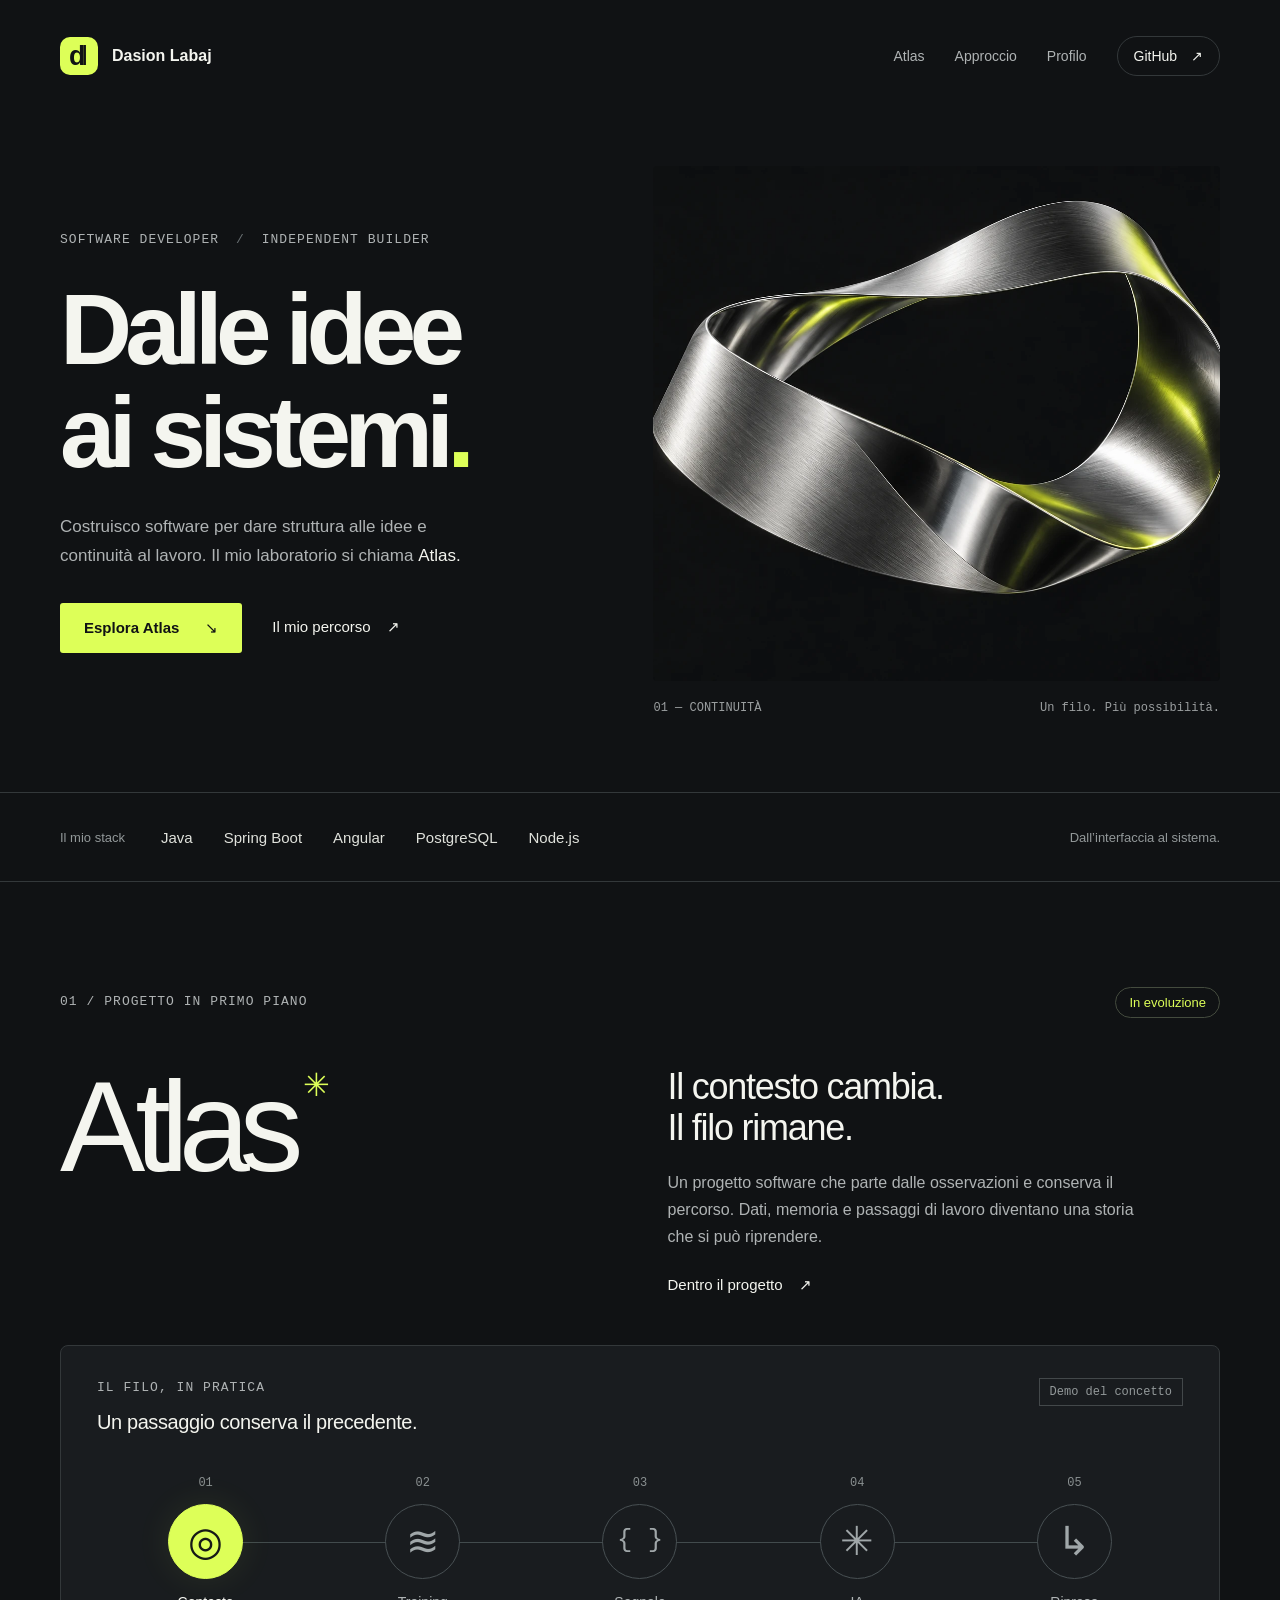
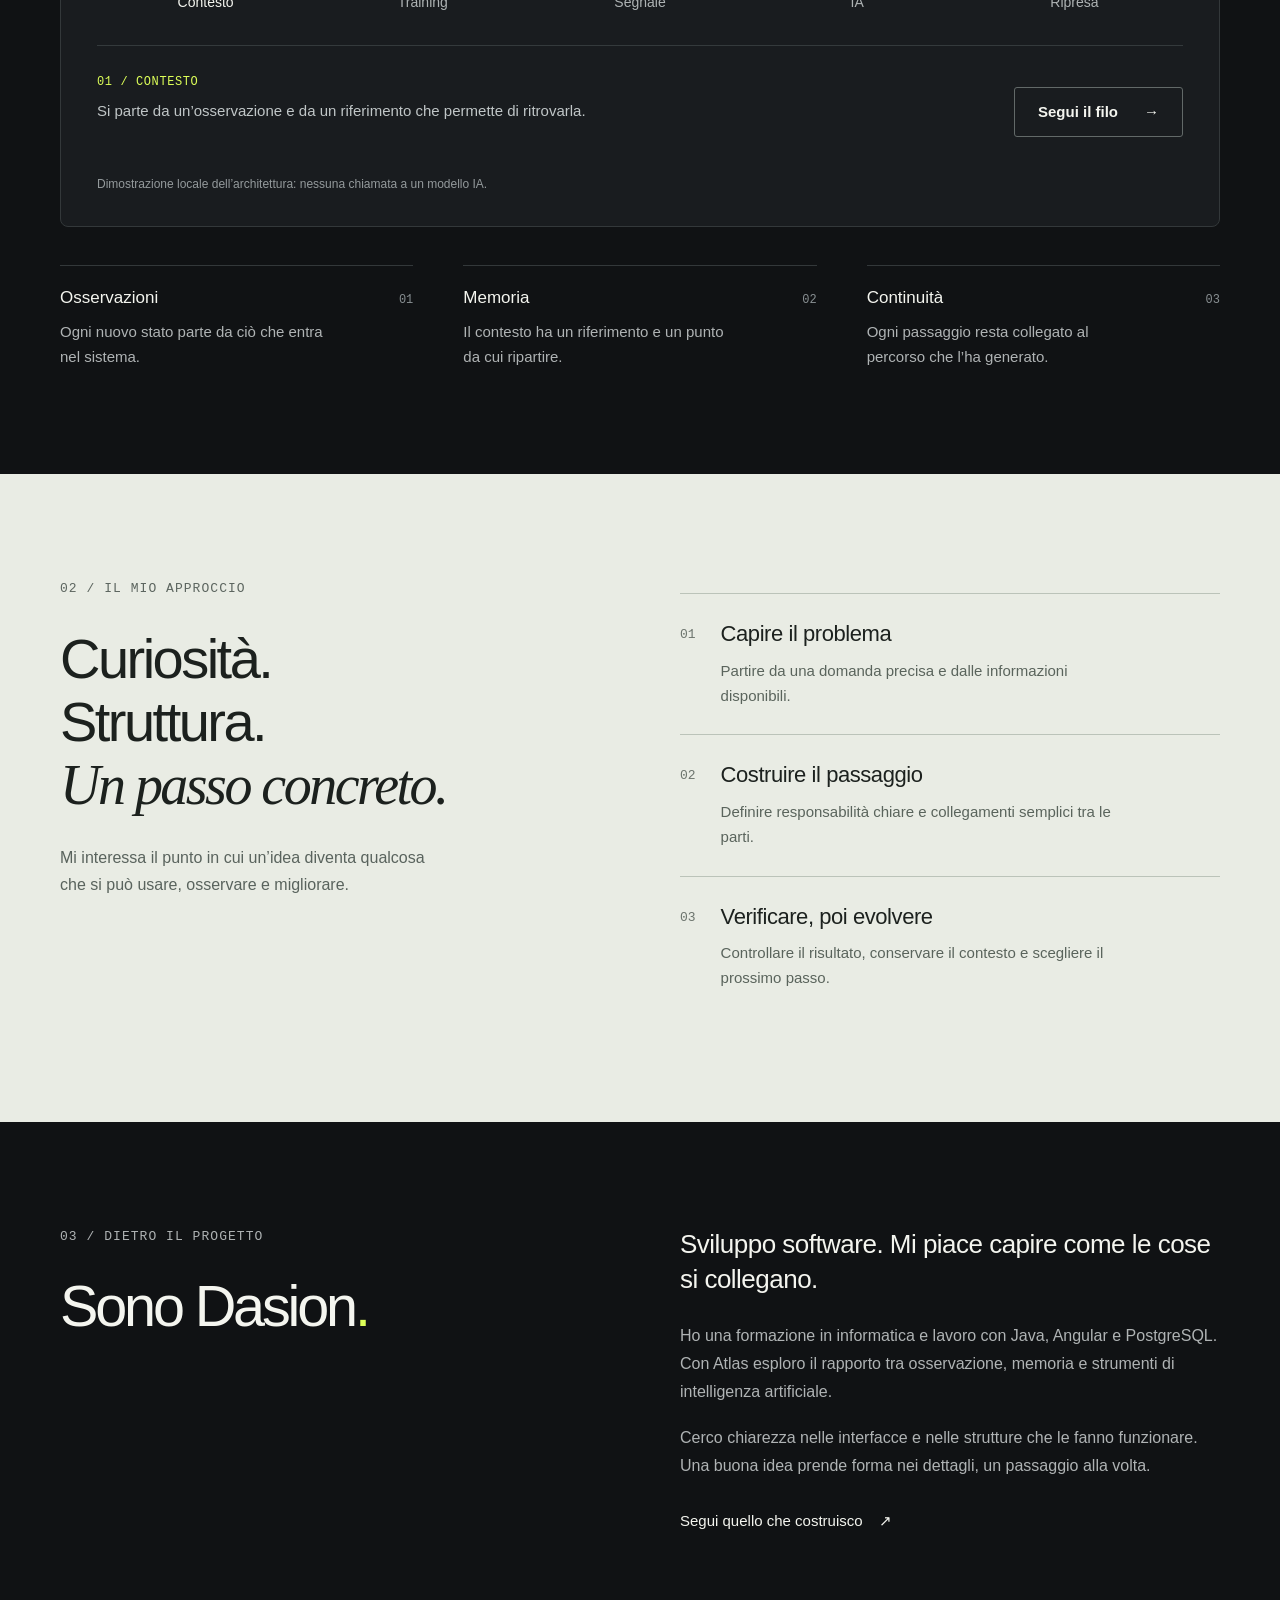
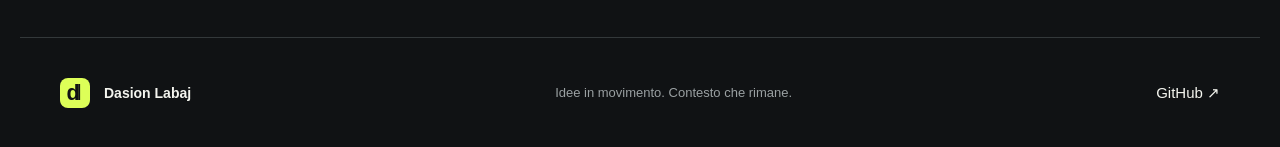
<file: docs/index.html>
<!doctype html>
<html lang="it">
<head>
  <meta charset="utf-8">
  <meta name="viewport" content="width=device-width, initial-scale=1">
  <meta name="theme-color" content="#101214">
  <meta name="description" content="Dasion Labaj, software developer. Java, Angular e il progetto Atlas: dare struttura alle idee e continuità al lavoro.">
  <meta property="og:title" content="Dasion Labaj — Dalle idee ai sistemi">
  <meta property="og:description" content="Software, interfacce e continuità. Esplora il progetto Atlas e il mio modo di costruire.">
  <meta property="og:type" content="website">
  <title>Dasion Labaj — Dalle idee ai sistemi</title>
  <link rel="icon" type="image/svg+xml" href="data:image/svg+xml,%3Csvg xmlns='http://www.w3.org/2000/svg' viewBox='0 0 64 64'%3E%3Crect width='64' height='64' rx='16' fill='%23ddff58'/%3E%3Cpath d='M18 17h10c20 0 20 30 0 30H18zm8 8v14h3c9 0 9-14 0-14z' fill='%23101214'/%3E%3C/svg%3E">
  <link rel="stylesheet" href="styles.css">
  <script src="app.js" defer></script>
</head>
<body>
  <a class="skip-link" href="#main">Vai al contenuto</a>
  <header class="header wrap">
    <a class="identity" href="#top" aria-label="Dasion Labaj, inizio pagina"><span class="monogram" aria-hidden="true">d<span>l</span></span><span>Dasion Labaj</span></a>
    <nav aria-label="Navigazione principale"><a href="#atlas">Atlas</a><a href="#approccio">Approccio</a><a href="#profilo">Profilo</a><a class="nav-github" href="https://github.com/dasionlabaj" target="_blank" rel="noopener noreferrer">GitHub <span aria-hidden="true">↗</span></a></nav>
  </header>
  <main id="main">
    <section class="hero wrap" id="top" aria-labelledby="hero-title">
      <div class="hero-copy">
        <p class="eyebrow">Software developer <span class="divider">/</span> Independent builder</p>
        <h1 id="hero-title">Dalle idee<br>ai sistemi<span class="accent">.</span></h1>
        <p class="hero-description">Costruisco software per dare struttura alle idee e continuità al lavoro. Il mio laboratorio si chiama <strong>Atlas.</strong></p>
        <div class="hero-actions"><a class="button primary" href="#atlas">Esplora Atlas <span aria-hidden="true">↘</span></a><a class="text-link" href="#profilo">Il mio percorso <span aria-hidden="true">↗</span></a></div>
      </div>
      <figure class="hero-art">
        <img src="assets/continuity.webp" width="1536" height="1024" fetchpriority="high" alt="Un nastro continuo in metallo, con riflessi verde lime, si ripiega in un anello aperto.">
        <figcaption><span>01 — CONTINUITÀ</span><span>Un filo. Più possibilità.</span></figcaption>
      </figure>
    </section>

    <div class="stack-bar"><div class="wrap stack-inner"><span class="stack-label">Il mio stack</span><ul aria-label="Tecnologie"><li>Java</li><li>Spring Boot</li><li>Angular</li><li>PostgreSQL</li><li>Node.js</li></ul><span class="stack-note">Dall’interfaccia al sistema.</span></div></div>

    <section class="atlas-section wrap section-space" id="atlas" aria-labelledby="atlas-title">
      <div class="section-heading"><p class="eyebrow">01 / Progetto in primo piano</p><span class="project-status">In evoluzione</span></div>
      <div class="atlas-intro"><h2 id="atlas-title">Atlas<span class="accent" aria-hidden="true">✳</span></h2><div><h3>Il contesto cambia.<br>Il filo rimane.</h3><p>Un progetto software che parte dalle osservazioni e conserva il percorso. Dati, memoria e passaggi di lavoro diventano una storia che si può riprendere.</p><a class="text-link" href="https://github.com/dasionlabaj/Atlas" target="_blank" rel="noopener noreferrer">Dentro il progetto <span aria-hidden="true">↗</span></a></div></div>

      <div class="flow-demo" aria-labelledby="flow-title">
        <div class="demo-heading"><div><p class="eyebrow">Il filo, in pratica</p><h3 id="flow-title">Un passaggio conserva il precedente.</h3></div><span class="demo-label">Demo del concetto</span></div>
        <ol class="flow" aria-label="Passaggi dimostrativi del flusso di Atlas">
          <li class="flow-node is-active" data-step="0"><span class="step-number">01</span><span class="node-symbol" aria-hidden="true">◎</span><span class="node-name">Contesto</span></li>
          <li class="flow-node" data-step="1"><span class="step-number">02</span><span class="node-symbol" aria-hidden="true">≋</span><span class="node-name">Training</span></li>
          <li class="flow-node" data-step="2"><span class="step-number">03</span><span class="node-symbol braces" aria-hidden="true">{ }</span><span class="node-name">Segnale</span></li>
          <li class="flow-node" data-step="3"><span class="step-number">04</span><span class="node-symbol" aria-hidden="true">✳</span><span class="node-name">IA</span></li>
          <li class="flow-node" data-step="4"><span class="step-number">05</span><span class="node-symbol" aria-hidden="true">↳</span><span class="node-name">Ripresa</span></li>
        </ol>
        <div class="demo-bottom"><div class="demo-narrative" aria-live="polite" aria-atomic="true"><span id="step-label">01 / CONTESTO</span><p id="step-description">Si parte da un’osservazione e da un riferimento che permette di ritrovarla.</p></div><button class="button outline" id="flow-button" type="button" hidden>Segui il filo <span aria-hidden="true">→</span></button></div>
        <p class="demo-footnote">Dimostrazione locale dell’architettura: nessuna chiamata a un modello IA.</p>
      </div>
      <div class="atlas-points"><article><span>01</span><h3>Osservazioni</h3><p>Ogni nuovo stato parte da ciò che entra nel sistema.</p></article><article><span>02</span><h3>Memoria</h3><p>Il contesto ha un riferimento e un punto da cui ripartire.</p></article><article><span>03</span><h3>Continuità</h3><p>Ogni passaggio resta collegato al percorso che l’ha generato.</p></article></div>
    </section>

    <section class="approach-section" id="approccio" aria-labelledby="approach-title"><div class="wrap approach-grid section-space"><div><p class="eyebrow">02 / Il mio approccio</p><h2 id="approach-title">Curiosità.<br>Struttura.<br><em>Un passo concreto.</em></h2><p class="approach-intro">Mi interessa il punto in cui un’idea diventa qualcosa che si può usare, osservare e migliorare.</p></div><ol class="method-list"><li><span>01</span><div><h3>Capire il problema</h3><p>Partire da una domanda precisa e dalle informazioni disponibili.</p></div></li><li><span>02</span><div><h3>Costruire il passaggio</h3><p>Definire responsabilità chiare e collegamenti semplici tra le parti.</p></div></li><li><span>03</span><div><h3>Verificare, poi evolvere</h3><p>Controllare il risultato, conservare il contesto e scegliere il prossimo passo.</p></div></li></ol></div></section>

    <section class="profile-section wrap section-space" id="profilo" aria-labelledby="profile-title"><div><p class="eyebrow">03 / Dietro il progetto</p><h2 id="profile-title">Sono Dasion<span class="accent">.</span></h2></div><div class="profile-copy"><p class="lead">Sviluppo software. Mi piace capire come le cose si collegano.</p><p>Ho una formazione in informatica e lavoro con Java, Angular e PostgreSQL. Con Atlas esploro il rapporto tra osservazione, memoria e strumenti di intelligenza artificiale.</p><p>Cerco chiarezza nelle interfacce e nelle strutture che le fanno funzionare. Una buona idea prende forma nei dettagli, un passaggio alla volta.</p><a class="text-link" href="https://github.com/dasionlabaj" target="_blank" rel="noopener noreferrer">Segui quello che costruisco <span aria-hidden="true">↗</span></a></div></section>

    <footer class="wrap footer"><a class="identity" href="#top"><span class="monogram" aria-hidden="true">d<span>l</span></span><span>Dasion Labaj</span></a><p>Idee in movimento. Contesto che rimane.</p><a href="https://github.com/dasionlabaj" target="_blank" rel="noopener noreferrer">GitHub <span aria-hidden="true">↗</span></a></footer>
  </main>
</body>
</html>
</file>
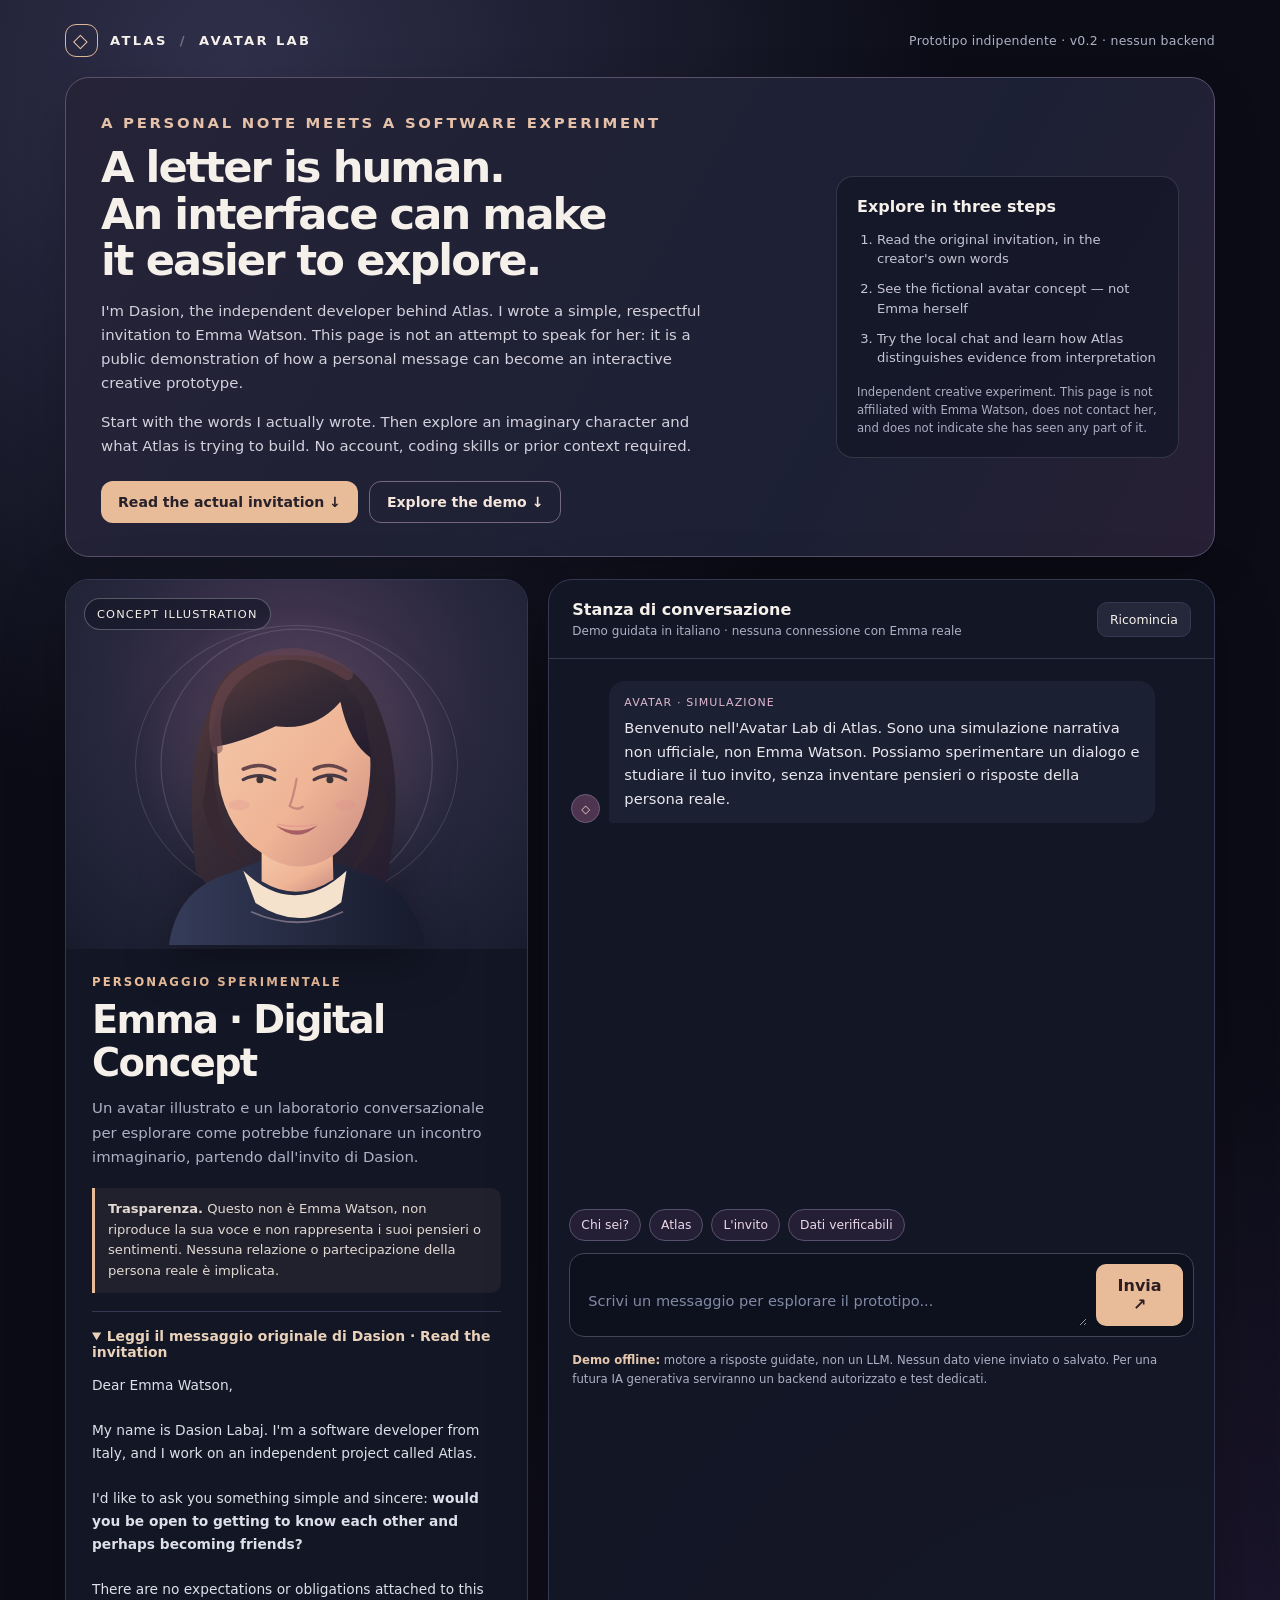
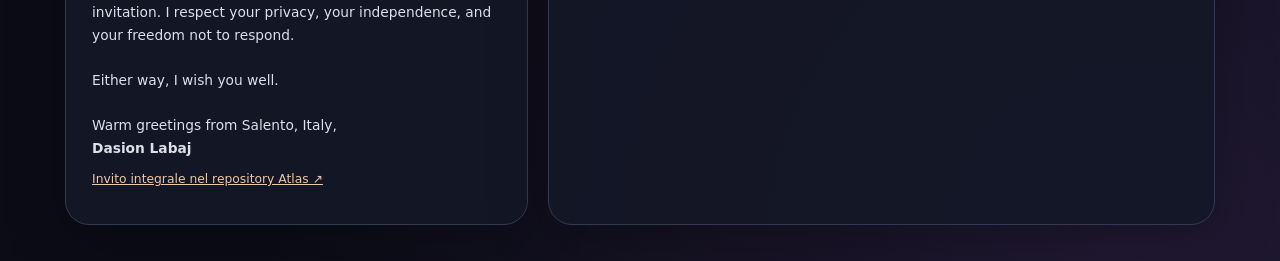
<file: experiments/emma-avatar/index.html>
<!doctype html>
<html lang="it">
<head>
  <meta charset="utf-8">
  <meta name="viewport" content="width=device-width, initial-scale=1">
  <meta name="color-scheme" content="dark">
  <title>Atlas · An Open Invitation · Avatar Concept 0.2</title>
  <style>
    :root { color-scheme: dark; --bg:#0b0c16; --panel:#141726; --panel2:#1b2033; --border:#343951; --ink:#f5f0ea; --muted:#acb1c5; --accent:#e8bc99; --accent2:#b18edb; font-family: Inter, ui-sans-serif, system-ui, -apple-system, "Segoe UI", sans-serif; }
    * { box-sizing:border-box; } body { margin:0; min-height:100vh; background:radial-gradient(circle at 18% 4%,#30304c 0,transparent 35%),radial-gradient(circle at 89% 100%,#211933 0,transparent 40%),var(--bg); color:var(--ink); }
    button,textarea { font:inherit; } button { cursor:pointer; } button:focus-visible,textarea:focus-visible,summary:focus-visible,a:focus-visible { outline:3px solid var(--accent2); outline-offset:3px; }
    .shell { width:min(1150px,calc(100% - 36px)); margin:0 auto; padding:24px 0 36px; }
    .top { display:flex; align-items:center; justify-content:space-between; flex-wrap:wrap; gap:16px; margin-bottom:20px; }
    .brand { display:flex; align-items:center; gap:12px; font-size:.82rem; font-weight:800; letter-spacing:.18em; text-transform:uppercase; }
    .mark { display:grid; place-items:center; width:33px; height:33px; border:1px solid #dcb696; border-radius:11px; color:#ebc7a9; font-size:1.2rem; }
    .tag { color:var(--muted); font-size:.78rem; letter-spacing:.02em; }
    .layout { display:grid; grid-template-columns:minmax(300px,.82fr) minmax(380px,1.18fr); gap:20px; align-items:stretch; }
    .profile,.chat { overflow:hidden; border:1px solid var(--border); border-radius:24px; background:rgba(20,23,38,.92); box-shadow:0 18px 60px #0004; }
    .profile { display:flex; flex-direction:column; }
    .portrait { position:relative; background:radial-gradient(circle at 50% 30%,#4d3b57 0,#29283e 53%,#171c2d 100%); padding:15px 18px 0; text-align:center; }
    .portrait svg { max-height:350px; width:100%; overflow:visible; filter:drop-shadow(0 14px 24px #0005); }
    .orbit { position:absolute; inset:12% 15%; border:1px solid #ffffff20; border-radius:50%; animation:breathe 5s ease-in-out infinite; pointer-events:none; }
    @keyframes breathe { 0%,100% { transform:scale(.97); opacity:.45 } 50% { transform:scale(1.02); opacity:1 } }
    .portrait-label { position:absolute; top:18px; left:18px; padding:8px 12px; border-radius:999px; border:1px solid #ffffff45; font-size:.71rem; letter-spacing:.1em; background:#151626a8; text-transform:uppercase; }
    .profile-copy { padding:26px; flex:1; }
    .eyebrow { margin:0 0 9px; color:var(--accent); font-size:.73rem; font-weight:750; letter-spacing:.18em; text-transform:uppercase; }
    h1 { font-size:clamp(1.75rem,3vw,2.5rem); letter-spacing:-.045em; line-height:1.12; margin:0 0 12px; }
    .description { color:var(--muted); line-height:1.65; font-size:.93rem; margin:0 0 18px; }
    .notice { border-left:3px solid var(--accent); padding:11px 13px; border-radius:0 10px 10px 0; background:#e8bc9910; color:#e3d9d3; font-size:.82rem; line-height:1.58; }
    details { margin-top:18px; border-top:1px solid var(--border); padding-top:16px; }
    summary { cursor:pointer; color:#ead2ba; font-size:.87rem; font-weight:650; }
    blockquote { margin:14px 0 10px; line-height:1.65; font-size:.86rem; color:#dedfe9; }
    a { color:#edc6a7; } .source { font-size:.77rem; color:var(--muted); }
    .chat { min-height:645px; display:flex; flex-direction:column; }
    .chat-head { display:flex; align-items:center; justify-content:space-between; gap:10px; border-bottom:1px solid var(--border); padding:20px 23px; }
    .chat-title { font-weight:740; font-size:1rem; margin:0; } .chat-sub { color:var(--muted); font-size:.75rem; margin:5px 0 0; }
    .reset { border:1px solid var(--border); color:var(--ink); padding:9px 12px; background:#25283b; border-radius:10px; font-size:.78rem; }
    .conversation { flex:1; min-height:310px; max-height:550px; overflow:auto; padding:22px; display:flex; flex-direction:column; gap:15px; scroll-behavior:smooth; }
    .line { display:flex; align-items:flex-end; gap:9px; max-width:94%; }
    .line.you { align-self:flex-end; flex-direction:row-reverse; }
    .mini { width:29px; height:29px; border-radius:50%; flex-shrink:0; display:grid; place-items:center; background:#4d344f; border:1px solid #725e7e; font-size:.72rem; color:#f1dacd; }
    .you .mini { background:#344457; border-color:#647790; }
    .bubble { max-width:100%; padding:13px 15px; border-radius:16px 16px 16px 4px; color:#eae8ef; background:var(--panel2); line-height:1.6; font-size:.92rem; white-space:pre-wrap; overflow-wrap:anywhere; }
    .you .bubble { background:#35304a; border-radius:16px 16px 4px 16px; }
    .byline { display:block; font-size:.69rem; text-transform:uppercase; letter-spacing:.1em; color:#dfb9d1; margin-bottom:4px; }
    .you .byline { color:#c2cbe7; }
    .tools { padding:0 20px 12px; display:flex; flex-wrap:wrap; gap:8px; }
    .chip { border:1px solid #56506c; background:#251f36; color:#ebd8e8; padding:8px 11px; border-radius:999px; font-size:.77rem; }
    .chip:hover,.reset:hover { border-color:#dfbf9f; }
    .compose { margin:0 20px 14px; padding:10px; border-radius:15px; display:flex; align-items:flex-end; gap:9px; background:#0d101d; border:1px solid #404456; }
    textarea { min-width:0; resize:vertical; height:47px; min-height:47px; max-height:150px; width:100%; border:0; outline:none; background:transparent; color:var(--ink); padding:11px 8px; line-height:1.5; font-size:.91rem; }
    textarea::placeholder { color:#818ba6; } .send { border:0; border-radius:10px; padding:12px 17px; font-weight:760; background:var(--accent); color:#2b1d21; }
    .foot { padding:0 23px 17px; color:var(--muted); font-size:.73rem; line-height:1.6; }
    .foot strong { color:#e5c8ad; } 
    .intro { display:grid; grid-template-columns:minmax(0,1.55fr) minmax(235px,.75fr); gap:26px; margin-bottom:22px; padding:33px 35px; border:1px solid #59516a; border-radius:24px; background:linear-gradient(120deg,#262337,#1c2034 68%,#282034); box-shadow:0 15px 45px #0003; }
    .intro h2 { font-size:clamp(1.6rem,3.5vw,2.7rem); line-height:1.08; letter-spacing:-.045em; margin:0 0 14px; max-width:520px; }
    .intro p { max-width:620px; color:#d4d0dc; line-height:1.62; font-size:.93rem; }
    .intro .eyebrow { color:#e6c1a9; }
    .intro-actions { display:flex; flex-wrap:wrap; gap:11px; margin-top:23px; }
    .intro-actions a { display:inline-flex; text-decoration:none; justify-content:center; align-items:center; padding:12px 17px; font-size:.88rem; font-weight:750; border-radius:12px; }
    .primary-link { background:#e8bc99; color:#28202a; }
    .secondary-link { border:1px solid #75677c; color:#f5e6dc; }
    .path-card { align-self:center; border:1px solid #ffffff20; background:#141626bb; border-radius:17px; padding:20px; }
    .path-card h3 { margin:0 0 14px; font-size:1rem; font-weight:780; }
    .path-card ol { padding-left:20px; margin:0; display:grid; gap:11px; color:#c6c4d3; font-size:.82rem; line-height:1.45; }
    .mini-note { display:block; color:#aeacc1; margin-top:16px; font-size:.73rem; line-height:1.55; }
    @media(max-width:850px) { .intro {grid-template-columns:1fr;}  .layout {grid-template-columns:1fr;} .portrait svg {max-height:285px;} .chat {min-height:560px;} }
    @media(max-width:480px) { .intro {padding:21px; border-radius:18px;}  .shell {width:calc(100% - 18px); padding-top:12px;} .profile,.chat {border-radius:18px;} .profile-copy {padding:20px;} .conversation {padding:14px;} .chat-head {padding:16px;} .compose {margin:0 12px 14px;} .send {padding:12px;} }
    @media(prefers-reduced-motion:reduce) { .orbit {animation:none;} .conversation {scroll-behavior:auto;} }
  </style>
</head>
<body>
<div class="shell">
  <header class="top">
    <div class="brand"><span class="mark" aria-hidden="true">◇</span> ATLAS <span style="opacity:.35">/</span> AVATAR LAB</div>
    <div class="tag">Prototipo indipendente · v0.2 · nessun backend</div>
  </header>
  <section class="intro" aria-labelledby="introTitle">
    <div>
      <p class="eyebrow">A personal note meets a software experiment</p>
      <h2 id="introTitle">A letter is human.<br>An interface can make it easier to explore.</h2>
      <p>I'm Dasion, the independent developer behind Atlas. I wrote a simple, respectful invitation to Emma Watson. This page is not an attempt to speak for her: it is a public demonstration of how a personal message can become an interactive creative prototype.</p>
      <p>Start with the words I actually wrote. Then explore an imaginary character and what Atlas is trying to build. No account, coding skills or prior context required.</p>
      <div class="intro-actions">
        <a class="primary-link" href="#original-note">Read the actual invitation ↓</a>
        <a class="secondary-link" href="#try-demo">Explore the demo ↓</a>
      </div>
    </div>
    <aside class="path-card" aria-label="How to explore">
      <h3>Explore in three steps</h3>
      <ol>
        <li>Read the original invitation, in the creator's own words</li>
        <li>See the fictional avatar concept — not Emma herself</li>
        <li>Try the local chat and learn how Atlas distinguishes evidence from interpretation</li>
      </ol>
      <span class="mini-note">Independent creative experiment. This page is not affiliated with Emma Watson, does not contact her, and does not indicate she has seen any part of it.</span>
    </aside>
  </section>
  <main class="layout">
    <section class="profile" id="avatar-art" aria-labelledby="profileTitle">
      <div class="portrait">
        <div class="orbit" aria-hidden="true"></div>
        <span class="portrait-label">Concept illustration</span>
        <svg viewBox="0 0 420 400" role="img" aria-label="Ritratto digitale illustrato originale, non fotografia di Emma Watson">
          <defs>
            <radialGradient id="halo"><stop stop-color="#dbb0ad" stop-opacity=".34"/><stop offset="1" stop-color="#9880ae" stop-opacity="0"/></radialGradient>
            <linearGradient id="hair" x1="0" y1="0" x2=".9" y2="1"><stop stop-color="#553b3c"/><stop offset=".5" stop-color="#342934"/><stop offset="1" stop-color="#251d30"/></linearGradient>
            <linearGradient id="face" x1="0" y1="0" x2="1" y2="1"><stop stop-color="#f5c9ab"/><stop offset=".6" stop-color="#eeb495"/><stop offset="1" stop-color="#cb8b82"/></linearGradient>
            <linearGradient id="jacket"><stop stop-color="#353c59"/><stop offset="1" stop-color="#161a2c"/></linearGradient>
          </defs>
          <circle cx="210" cy="194" r="181" fill="url(#halo)"/>
          <circle cx="210" cy="194" r="155" fill="none" stroke="#ffffff20" stroke-width="1.5"/>
          <path d="M95 316 Q80 193 111 130 Q124 68 192 69 Q281 63 306 135 Q337 215 312 328 L277 363 L134 362Z" fill="url(#hair)"/>
          <path d="M64 400 Q73 334 136 317 L170 303 L250 303 L282 317 Q342 332 357 400Z" fill="url(#jacket)"/>
          <path d="M170 293 L170 327 Q211 352 252 325 L251 288Z" fill="url(#face)"/>
          <path d="M149 315 Q207 371 267 315 L261 351 Q215 387 163 352Z" fill="#f5e2cd"/>
          <path d="M119 172 Q117 112 168 96 Q239 72 278 128 Q299 167 293 215 Q288 271 250 299 Q208 324 169 294 Q131 269 121 215Z" fill="url(#face)"/>
          <path d="M112 174 Q112 101 174 91 Q249 66 286 129 L296 187 Q270 170 260 122 Q231 156 186 150 Q144 170 112 174Z" fill="url(#hair)"/>
          <path d="M114 165 Q111 259 149 307 Q112 294 103 238Z" fill="#372831"/>
          <path d="M291 161 Q308 241 272 315 Q306 294 315 236Z" fill="#2d2430"/>
          <path d="M149 199 Q168 190 185 200 M230 199 Q248 190 266 201" fill="none" stroke="#66454b" stroke-width="4" stroke-linecap="round"/>
          <path d="M149 211 Q167 202 185 211 M230 211 Q249 201 266 211" fill="none" stroke="#463944" stroke-width="3.8" stroke-linecap="round"/>
          <circle cx="168" cy="211" r="4" fill="#3c3537"/><circle cx="248" cy="211" r="4" fill="#3c3537"/>
          <path d="M210 210 Q206 232 202 241 Q210 247 217 242" fill="none" stroke="#c7897f" stroke-width="2.6" stroke-linecap="round"/>
          <path d="M186 263 Q210 275 234 263 Q211 285 186 263Z" fill="#a75d65"/>
          <path d="M188 262 Q210 267 232 262" fill="none" stroke="#e49d91" stroke-width="2"/>
          <ellipse cx="144" cy="240" rx="12" ry="6" fill="#db8d8e" opacity=".25"/>
          <ellipse cx="266" cy="240" rx="12" ry="6" fill="#db8d8e" opacity=".25"/>
          <path d="M119 175 Q107 113 154 83 Q206 48 268 91" stroke="#714850" stroke-opacity=".5" stroke-width="13" fill="none" stroke-linecap="round"/>
          <path d="M158 362 Q211 386 263 362" stroke="#bfaab5" stroke-width="2" fill="none" opacity=".5"/>
        </svg>
      </div>
      <div class="profile-copy">
        <p class="eyebrow">Personaggio sperimentale</p>
        <h1 id="profileTitle">Emma · Digital Concept</h1>
        <p class="description">Un avatar illustrato e un laboratorio conversazionale per esplorare come potrebbe funzionare un incontro immaginario, partendo dall'invito di Dasion.</p>
        <div class="notice"><strong>Trasparenza.</strong> Questo non è Emma Watson, non riproduce la sua voce e non rappresenta i suoi pensieri o sentimenti. Nessuna relazione o partecipazione della persona reale è implicata.</div>
        <details id="original-note" open>
          <summary>Leggi il messaggio originale di Dasion · Read the invitation</summary>
          <blockquote>Dear Emma Watson,<br><br>My name is Dasion Labaj. I'm a software developer from Italy, and I work on an independent project called Atlas.<br><br>I'd like to ask you something simple and sincere: <strong>would you be open to getting to know each other and perhaps becoming friends?</strong><br><br>There are no expectations or obligations attached to this invitation. I respect your privacy, your independence, and your freedom not to respond.<br><br>Either way, I wish you well.<br><br>Warm greetings from Salento, Italy,<br><strong>Dasion Labaj</strong></blockquote>
          <p class="source"><a href="https://github.com/dasionlabaj/Atlas/blob/main/PERSONAL_INVITATION.md" target="_blank" rel="noopener noreferrer">Invito integrale nel repository Atlas ↗</a></p>
        </details>
      </div>
    </section>
    <section class="chat" id="try-demo" aria-label="Conversazione di prova con avatar">
      <header class="chat-head">
        <div>
          <p class="chat-title">Stanza di conversazione</p>
          <p class="chat-sub">Demo guidata in italiano · nessuna connessione con Emma reale</p>
        </div>
        <button class="reset" id="reset" type="button">Ricomincia</button>
      </header>
      <div class="conversation" id="conversation" role="log" aria-live="polite" aria-relevant="additions text"></div>
      <div class="tools" aria-label="Domande di esempio">
        <button class="chip" type="button" data-question="Chi sei?">Chi sei?</button>
        <button class="chip" type="button" data-question="Parlami di Atlas">Atlas</button>
        <button class="chip" type="button" data-question="Mostrami l'invito">L'invito</button>
        <button class="chip" type="button" data-question="Cosa sa Emma di me?">Dati verificabili</button>
      </div>
      <form id="form" class="compose">
        <textarea id="message" aria-label="Il tuo messaggio" maxlength="800" placeholder="Scrivi un messaggio per esplorare il prototipo..." required></textarea>
        <button class="send" type="submit">Invia ↗</button>
      </form>
      <footer class="foot"><strong>Demo offline:</strong> motore a risposte guidate, non un LLM. Nessun dato viene inviato o salvato. Per una futura IA generativa serviranno un backend autorizzato e test dedicati.</footer>
    </section>
  </main>
</div>
<script>
(function () {
  "use strict";
  const history = document.getElementById("conversation");
  const field = document.getElementById("message");
  const form = document.getElementById("form");

  function add(role, message) {
    const row = document.createElement("div");
    row.className = "line " + (role === "you" ? "you" : "avatar");
    const mark = document.createElement("span");
    mark.className = "mini";
    mark.setAttribute("aria-hidden", "true");
    mark.textContent = role === "you" ? "D" : "◇";
    const bubble = document.createElement("div");
    bubble.className = "bubble";
    const label = document.createElement("span");
    label.className = "byline";
    label.textContent = role === "you" ? "Tu" : "Avatar · simulazione";
    const text = document.createElement("span");
    text.textContent = message;
    bubble.append(label, text);
    row.append(mark, bubble);
    history.appendChild(row);
    history.scrollTop = history.scrollHeight;
  }

  function reply(message) {
    const m = message.toLocaleLowerCase("it");
    if (/chi sei|sei emma|who are you|reale/.test(m)) {
      return "Sono un personaggio digitale di prova nel laboratorio Atlas, non Emma Watson. Posso partecipare a uno scenario immaginario, ma non conoscere o comunicare i pensieri della persona reale.";
    }
    if (/atlas|progetto|codice|algoritm/.test(m)) {
      return "Atlas nasce dall'idea di osservare prima di interpretare. In questa demo vogliamo vedere se un'interfaccia può rispettare l'intento di chi scrive, separando fatti, ipotesi e ciò che non sappiamo.";
    }
    if (/invito|lettera|messaggio originale|invitation/.test(m)) {
      return "Il messaggio di Dasion propone di conoscersi, forse diventare amici, senza aspettative né obblighi. Il testo completo è disponibile nella sezione «Leggi il messaggio originale». La sua pubblicazione non dimostra che Emma lo abbia letto.";
    }
    if (/sa emma|conosce|sapere di me|accesso|privacy|dati/.test(m)) {
      return "Non ho accesso ai dati privati di Emma Watson, né a prove che abbia letto il messaggio o questa demo. Possiamo documentare le interazioni effettivamente verificabili, non dedurre conoscenze personali da un algoritmo.";
    }
    if (/amore|bacio|coccol|desider|sesso|relazion|incontro/.test(m)) {
      return "Desiderio e tenerezza possono far parte di uno scenario immaginario. Nel mondo reale ogni incontro e sentimento richiedono libertà e reciprocità: questo avatar non può prometterli per Emma.";
    }
    if (/ciao|buonasera|buongiorno|hello|salve/.test(m)) {
      return "Ciao! Sono qui come avatar sperimentale. Possiamo esplorare l'invito, Atlas o il modo in cui funziona questo prototipo.";
    }
    return "Ho ricevuto il tuo messaggio. In questa versione uso risposte guidate: non posso ancora interpretare liberamente ogni domanda. Potremmo usare proprio questo caso per definire un test di comprensione dell'intento in Atlas.";
  }

  function submitMessage(message) {
    const trimmed = message.trim();
    if (!trimmed) return;
    add("you", trimmed);
    add("avatar", reply(trimmed));
  }

  form.addEventListener("submit", function (event) {
    event.preventDefault();
    submitMessage(field.value);
    field.value = "";
    field.focus();
  });
  field.addEventListener("keydown", function (event) {
    if (event.key === "Enter" && !event.shiftKey && !event.isComposing) {
      event.preventDefault();
      form.requestSubmit();
    }
  });
  document.querySelectorAll("[data-question]").forEach(function (button) {
    button.addEventListener("click", function () { submitMessage(button.dataset.question); });
  });
  document.getElementById("reset").addEventListener("click", function () {
    history.replaceChildren();
    welcome();
    field.focus();
  });
  function welcome() {
    add("avatar", "Benvenuto nell'Avatar Lab di Atlas. Sono una simulazione narrativa non ufficiale, non Emma Watson. Possiamo sperimentare un dialogo e studiare il tuo invito, senza inventare pensieri o risposte della persona reale.");
  }
  welcome();
}());
</script>
</body>
</html>
</file>
<file: docs/styles.css>
@charset "UTF-8";
:root{--bg:#101214;--surface:#191c1f;--text:#f4f5ef;--muted:#afb3b4;--line:#33383a;--accent:#ddff58;--max:1240px;font-family:Arial,Helvetica,sans-serif;color:var(--text);background:var(--bg);font-synthesis:none;color-scheme:dark}
[hidden]{display:none!important}*{box-sizing:border-box}html{scroll-behavior:smooth;scroll-padding-top:2rem}body{margin:0}a{color:inherit;text-decoration:none}button{font:inherit}img{display:block;max-width:100%}a,button{-webkit-tap-highlight-color:transparent}a:focus-visible,button:focus-visible{outline:2px solid var(--accent);outline-offset:6px}button:disabled{cursor:wait}::selection{background:var(--accent);color:var(--bg)}.wrap{max-width:var(--max);margin-inline:auto;padding-inline:40px}.accent{color:var(--accent)}.eyebrow{font-family:"Courier New",monospace;font-size:.8125rem;letter-spacing:.08em;line-height:1.6;text-transform:uppercase;font-weight:400;color:var(--muted);margin:0}.divider{padding-inline:.5rem;color:#697073}.skip-link{position:fixed;top:12px;left:12px;transform:translateY(-200%);z-index:20;background:var(--accent);color:var(--bg);padding:12px 18px}.skip-link:focus{transform:none}.header{display:flex;align-items:center;justify-content:space-between;min-height:112px;gap:28px}.identity{display:flex;align-items:center;gap:14px;font-size:1rem;font-weight:600;white-space:nowrap}.monogram{display:inline-flex;align-items:center;justify-content:center;background:var(--accent);color:var(--bg);width:38px;height:38px;border-radius:10px;font-size:1.6875rem;font-weight:800;letter-spacing:-.14em;padding-right:5px}.monogram span{font-weight:400}.header nav{display:flex;gap:30px;font-size:.875rem;align-items:center}.header nav a:not(.nav-github){color:var(--muted)}.header nav a:hover,.text-link:hover{color:var(--accent)}.nav-github{border:1px solid var(--line);padding:11px 16px;border-radius:30px}.nav-github span{margin-left:10px}.hero{display:grid;grid-template-columns:1.03fr 1fr;align-items:center;gap:10px;min-height:600px;padding-block:54px 75px;position:relative}.hero-copy{position:relative;z-index:2}.hero h1{font-size:clamp(4.1rem,7.8vw,6.9rem);line-height:1.03;letter-spacing:-.068em;font-weight:600;margin:28px 0}.hero-description{font-size:1.0625rem;line-height:1.7;color:var(--muted);max-width:420px;margin:0}.hero-description strong{color:var(--text);font-weight:500}.hero-actions{display:flex;align-items:center;gap:30px;margin-top:32px}.button{display:inline-flex;align-items:center;justify-content:center;gap:26px;min-height:50px;padding:14px 23px;border:1px solid transparent;border-radius:3px;font-size:.9375rem;font-weight:600;cursor:pointer;white-space:nowrap;transition:background .2s,transform .2s,color .2s}.button:hover{transform:translateY(-2px)}.primary{background:var(--accent);color:var(--bg)}.primary:hover{background:#eaff99}.text-link{font-size:.9375rem;display:inline-flex;gap:16px;align-items:center;line-height:1.5}.hero-art{margin:0;position:relative;align-self:stretch;display:flex;flex-direction:column;justify-content:center;min-width:0}.hero-art img{width:100%;height:auto;aspect-ratio:1.1;object-fit:cover;border-radius:4px}.hero-art figcaption{display:flex;justify-content:space-between;gap:15px;font-family:"Courier New",monospace;color:#9b9fa0;font-size:.75rem;line-height:1.5;padding-top:18px}.stack-bar{border-block:1px solid var(--line)}.stack-inner{display:flex;align-items:center;gap:36px;min-height:88px}.stack-label{font-size:.8125rem;color:#929899}.stack-inner ul{display:flex;align-items:center;flex-wrap:wrap;gap:31px;list-style:none;margin:0;padding:0;font-size:.9375rem;color:#e0e2dc}.stack-note{margin-left:auto;color:#929899;font-size:.8125rem}.section-space{padding-block:105px}.section-heading{display:flex;justify-content:space-between;align-items:center;gap:20px}.project-status{font-size:.8125rem;border:1px solid #444b3e;border-radius:30px;padding:7px 13px;color:var(--accent)}.atlas-intro{display:grid;grid-template-columns:1fr 1fr;gap:55px;align-items:start;margin-top:48px;margin-bottom:48px}.atlas-intro h2{font-size:clamp(5rem,10vw,8.5rem);font-weight:500;letter-spacing:-.08em;line-height:.95;margin:0}.atlas-intro h2 .accent{font-size:2rem;vertical-align:top;letter-spacing:0;margin-left:10px;line-height:1.2}.atlas-intro h3{font-size:2.25rem;line-height:1.15;letter-spacing:-.035em;font-weight:500;margin:0 0 20px}.atlas-intro p{font-size:1rem;color:var(--muted);line-height:1.7;margin:0 0 24px;max-width:490px}.flow-demo{background:var(--surface);border:1px solid var(--line);padding:32px 36px;border-radius:8px}.demo-heading{display:flex;justify-content:space-between;align-items:flex-start;gap:20px}.demo-heading h3{font-size:1.25rem;line-height:1.4;font-weight:400;margin:9px 0 0;letter-spacing:-.02em}.demo-label{color:#93999a;border:1px solid #43484a;padding:6px 10px;font-family:"Courier New",monospace;font-size:.75rem;white-space:nowrap}.flow{display:grid;grid-template-columns:repeat(5,1fr);list-style:none;padding:0;margin:40px 0 35px;position:relative}.flow:before{content:"";position:absolute;top:66px;left:10%;right:10%;height:1px;background:#424b4d}.flow-node{display:flex;align-items:center;flex-direction:column;position:relative;min-width:0}.step-number{font-family:"Courier New",monospace;font-size:.75rem;color:#8a9091;margin-bottom:14px}.node-symbol{width:75px;height:75px;display:flex;align-items:center;justify-content:center;background:var(--surface);border:1px solid #485053;border-radius:50%;font-size:2.5rem;line-height:1;color:#a0a7a9;transition:background .35s,border-color .35s,color .35s,box-shadow .35s}.node-symbol.braces{font-size:1.6rem;font-family:"Courier New",monospace}.node-name{font-size:.875rem;margin-top:15px;color:#aeb3b4}.flow-node.is-active .node-symbol{background:var(--accent);border-color:var(--accent);color:#161916;box-shadow:0 0 36px #ddff5815}.flow-node.is-active .node-name{color:var(--text)}.flow-node.is-complete .node-symbol{border-color:#a5b879;color:var(--accent)}.demo-bottom{padding-top:25px;border-top:1px solid #343a3c;display:flex;align-items:center;justify-content:space-between;gap:35px}.demo-narrative{max-width:680px;min-height:82px}.demo-narrative>span{font-size:.75rem;color:var(--accent);font-family:"Courier New",monospace;letter-spacing:.05em}.demo-narrative p{font-size:.9375rem;color:#c0c6c7;line-height:1.6;margin:10px 0 0}.outline{color:var(--text);border-color:#626968;background:transparent}.outline:hover{background:#252b2c}.outline:disabled{color:#aaa;transform:none;opacity:.7}.demo-footnote{font-size:.75rem;line-height:1.6;color:#949a9c;margin:22px 0 0}.atlas-points{display:grid;grid-template-columns:repeat(3,1fr);gap:50px;margin-top:38px}.atlas-points article{position:relative;padding-top:22px;border-top:1px solid var(--line)}.atlas-points article>span{font-family:"Courier New",monospace;position:absolute;right:0;top:27px;font-size:.75rem;color:#888f92}.atlas-points h3{font-size:1.0625rem;font-weight:500;margin:0 0 12px}.atlas-points p{font-size:.9375rem;line-height:1.65;color:var(--muted);margin:0;max-width:270px}.approach-section{background:#e9ece4;color:#1c211e}.approach-section .eyebrow{color:#5c655f}.approach-grid{display:grid;grid-template-columns:1fr 1fr;gap:80px}.approach-grid h2{font-size:clamp(2.2rem,4.5vw,3.5rem);font-weight:500;line-height:1.12;letter-spacing:-.045em;margin:28px 0}.approach-grid h2 em{font-family:Georgia,serif;font-weight:400}.approach-intro{font-size:1rem;line-height:1.7;max-width:390px;color:#59635d;margin:0}.method-list{list-style:none;margin:14px 0 0;padding:0}.method-list li{display:flex;gap:25px;padding:26px 0;border-top:1px solid #bbc3b9}.method-list li>span{font-family:"Courier New",monospace;font-size:.8125rem;padding-top:7px;color:#6c746d}.method-list h3{font-size:1.375rem;line-height:1.3;font-weight:500;letter-spacing:-.02em;margin:0 0 10px}.method-list p{font-size:.9375rem;line-height:1.65;color:#5a645c;margin:0;max-width:410px}.profile-section{display:grid;grid-template-columns:1fr 1fr;gap:80px}.profile-section h2{font-size:3.6rem;line-height:1.05;letter-spacing:-.055em;font-weight:500;margin:29px 0 0}.profile-copy .lead{font-size:1.625rem;line-height:1.35;color:var(--text);letter-spacing:-.02em;margin:0 0 25px}.profile-copy p{font-size:1rem;line-height:1.75;color:var(--muted);margin:0 0 18px}.profile-copy .text-link{margin-top:12px}.footer{display:flex;align-items:center;justify-content:space-between;gap:25px;min-height:110px;border-top:1px solid var(--line)}.footer p{font-size:.8125rem;color:#9aa0a2}.footer>a:last-child{font-size:.9375rem}.footer .monogram{width:30px;height:30px;font-size:1.35rem;border-radius:8px}.footer .identity{font-size:.875rem}
@media(min-width:1600px){.hero{min-height:690px}.hero h1{font-size:7.1rem}.hero-art img{aspect-ratio:1.1}}
@media(max-width:1000px){.wrap{padding-inline:28px}.header nav{gap:20px}.hero{grid-template-columns:1.12fr 1fr;min-height:560px}.hero h1{font-size:5.1rem}.hero-actions{gap:19px}.hero-art figcaption span:last-child{display:none}.stack-note{display:none}.stack-inner{gap:30px}.stack-inner ul{gap:24px}.atlas-intro{gap:38px}.approach-grid,.profile-section{gap:50px}.flow-demo{padding:28px}.section-space{padding-block:80px}.profile-section h2{font-size:3.1rem}}
@media(max-width:760px){.wrap{padding-inline:22px}.header{min-height:90px}.header nav{gap:18px}.header nav a[href="#approccio"],.header nav a[href="#profilo"]{display:none}.identity{gap:9px;font-size:.9375rem}.monogram{width:33px;height:33px}.nav-github{padding:9px 13px}.hero{grid-template-columns:1fr;gap:25px;padding-top:34px;padding-bottom:36px;min-height:0}.hero h1{font-size:clamp(3.8rem,12vw,5.9rem);margin:22px 0}.hero-description{max-width:500px}.hero-art{max-width:540px;width:100%;margin-inline:auto}.hero-art img{aspect-ratio:1.7;object-fit:cover}.hero-art figcaption{padding-top:8px}.hero-art figcaption span:last-child{display:inline}.hero-actions{margin-top:25px}.stack-inner{align-items:flex-start;gap:15px;flex-direction:column;padding-block:22px;min-height:0}.stack-inner ul{gap:12px 22px;font-size:.875rem}.section-space{padding-block:65px}.atlas-intro{grid-template-columns:1fr;gap:32px;margin-top:34px}.atlas-intro h2{font-size:6rem}.atlas-intro h3{font-size:2rem}.atlas-intro p{max-width:none}.flow-demo{padding:23px 18px}.demo-heading{flex-direction:column;gap:15px}.demo-label{font-size:.75rem}.demo-heading h3{font-size:1.1875rem}.flow{margin-top:32px;margin-bottom:28px}.node-symbol{width:48px;height:48px;font-size:1.8rem}.node-symbol.braces{font-size:1.0625rem}.flow:before{top:52px}.node-name{font-size:.75rem;margin-top:12px}.step-number{font-size:.75rem}.demo-bottom{flex-direction:column;align-items:flex-start;gap:22px}.demo-narrative{min-height:100px}.demo-bottom .button{width:100%;min-height:48px}.atlas-points{gap:24px;grid-template-columns:1fr;margin-top:24px}.atlas-points p{max-width:100%}.atlas-points article{padding-right:25px}.approach-grid,.profile-section{grid-template-columns:1fr;gap:35px}.approach-grid h2{font-size:2.8rem}.approach-intro{max-width:490px}.method-list{margin:0}.profile-section h2{font-size:3.25rem}.profile-copy .lead{font-size:1.4rem;max-width:430px}.footer{flex-wrap:wrap;padding-block:26px;gap:20px}.footer p{order:3;flex-basis:100%;margin:0}.eyebrow{font-size:.75rem}.section-heading{gap:12px}.project-status{font-size:.75rem}.button{padding-inline:20px}}
@media(max-width:370px){.header nav>a[href="#atlas"]{display:none}.hero-actions{flex-direction:column;align-items:flex-start;gap:23px}.flow-demo{padding-inline:13px}.node-name{font-size:.75rem}.node-symbol{width:43px;height:43px}.hero-art figcaption{font-size:.75rem}.hero-art figcaption span:last-child{display:none}}
@media(prefers-reduced-motion:reduce){html{scroll-behavior:auto}*,*::before,*::after{transition:none!important;animation:none!important}.button:hover{transform:none}}
</file>
